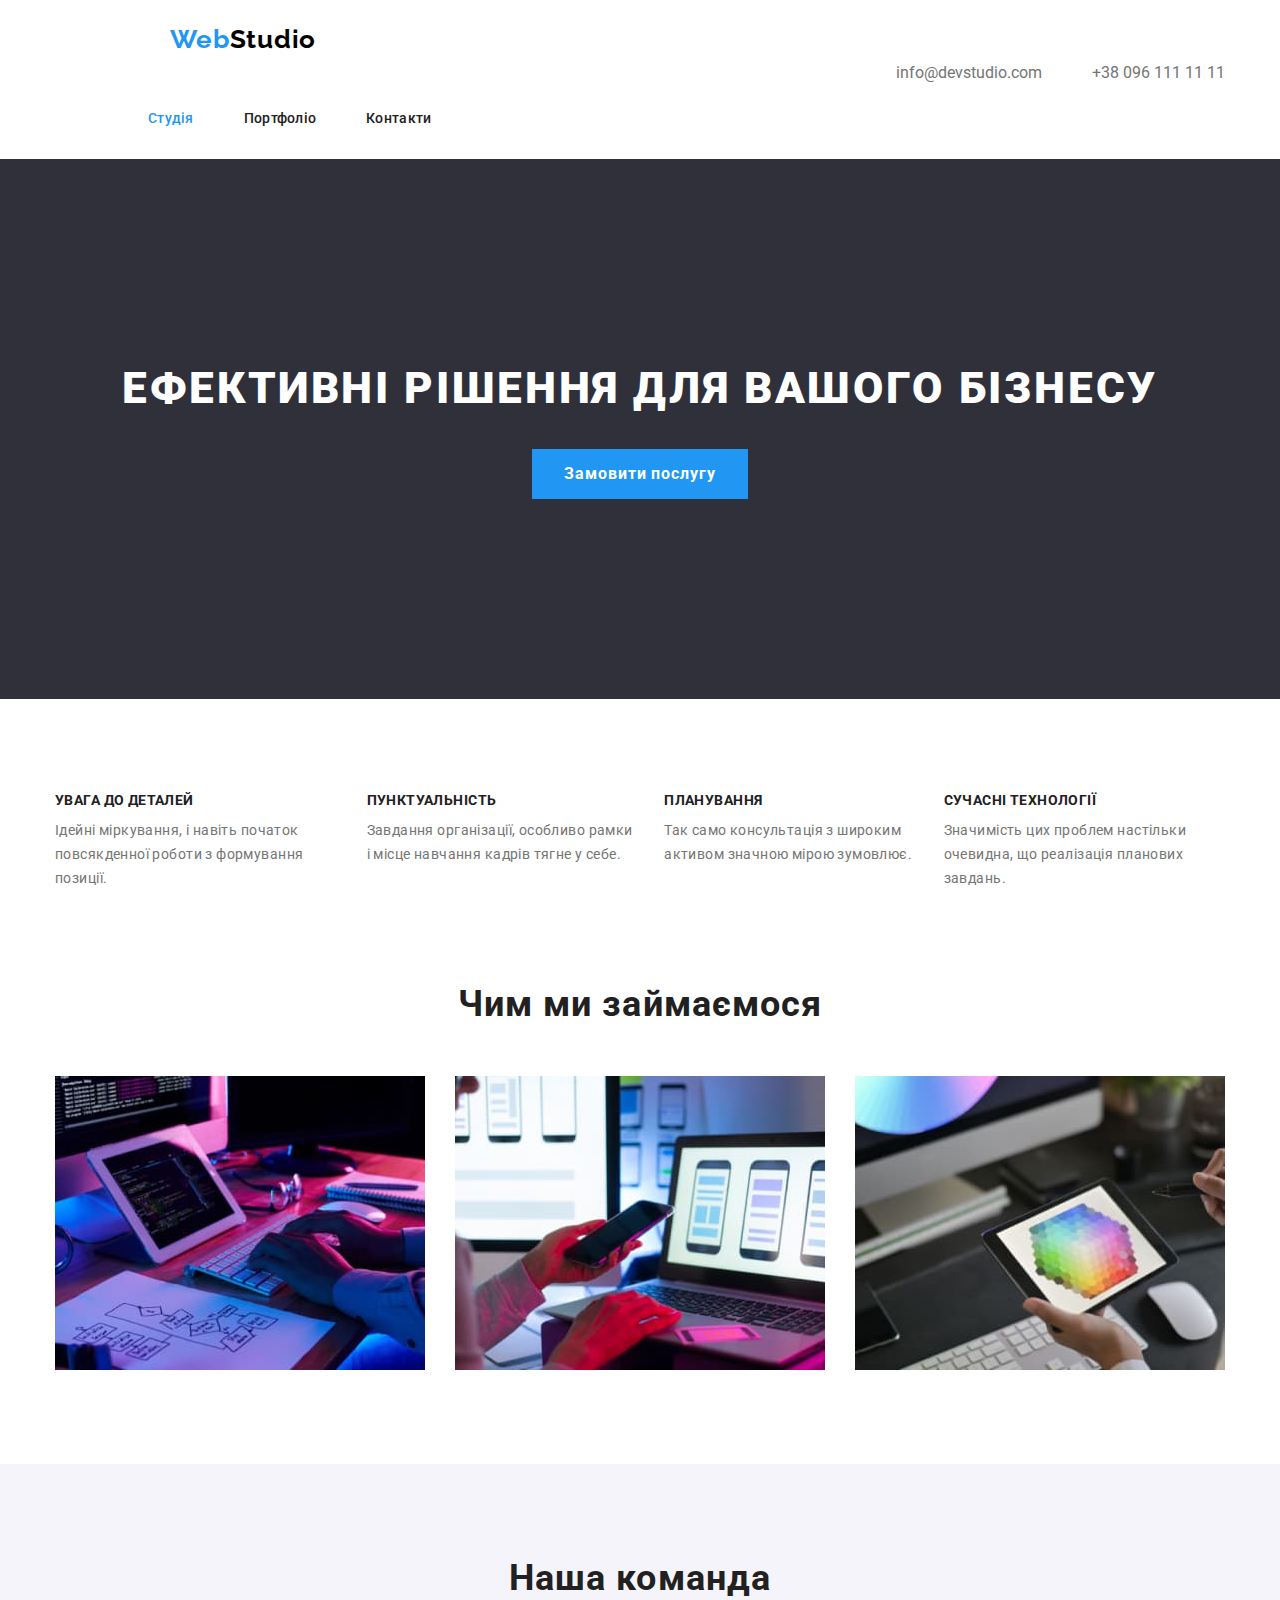
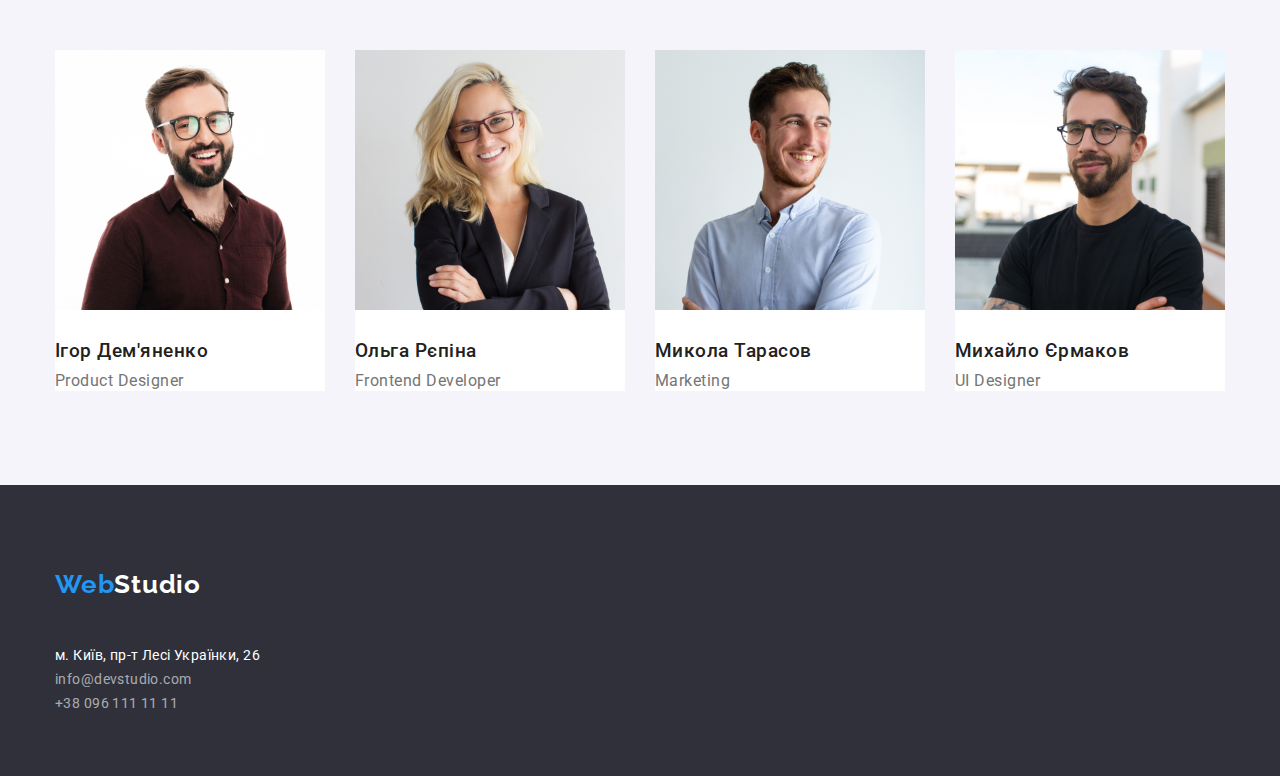
<file: index.html>
<!DOCTYPE html>
<html lang="uk">
  <head>
    <meta charset="UTF-8" />
    <meta http-equiv="X-UA-Compatible" content="IE=edge" />
    <meta name="viewport" content="width=device-width, initial-scale=1.0" />
    <meta name="description" content="The best WebStudio" />
    <title class="title">WebStudio</title>
    <!--Font styles-->
    <link rel="preconnect" href="https://fonts.googleapis.com" />
    <link rel="preconnect" href="https://fonts.gstatic.com" crossorigin />
    <link
      href="https://fonts.googleapis.com/css2?family=Raleway:wght@700&family=Roboto:wght@400;500;700;900&display=swap"
      rel="stylesheet"
    />
    <!--Modern normalize-->
    <link rel="stylesheet" href="./css/modern-normalize.css" />
    <!--Custom styles-->
    <link rel="stylesheet" href="./css/styles.css" />
  </head>
  <body class="page">
    <header class="page-header">
      <div class="container nav-position">
      <nav class="nav">
        <!-- nav-link-active  => nav-logo -->
        <a class="logo" href="./index.html"><span>Web</span>Studio</a>
        <ul class="list-nav list">
          <!-- активный линк как в макете -->
          <li class="item">
            <a class="link active-page" href="#">Студія</a>
          </li>
          <li class="item">
            <a class="link" href="./portfolio.html">Портфоліо</a>
          </li>
          <li class="item">
            <a class="link" href="#">Контакти</a>
          </li>
        </ul>
      </nav>

      <ul class="list-auth list">
        <li class="item">
          <a class="link" href="mailto:info@devstudio.com"
            >info@devstudio.com</a
          >
        </li>
        <li class="item">
          <a class="link" href="tel:+380961111111">+38 096 111 11 11</a>
        </li>
      </ul>
    </div>
    </header>
    <main>
      <!--Замовлення послуг-->
      <section class="hero">
        <h1 class="hero-title">Ефективні рішення для вашого бізнесу</h1>
        <button class="hero-button" type="button">Замовити послугу</button>
      </section>
      <!--Особливості-->
      <section class="section">
        <div class="container features">
        <h2 class="section-title visually-hidden">Наші особливості</h2>
        <ul class="features-list list">
          <li class="item">
            <h3 class="title">Увага до деталей</h3>
            <p class="text">
              Ідейні міркування, і навіть початок повсякденної роботи з
              формування позиції.
            </p>
          </li>
          <li class="item">
            <h3 class="title">Пунктуальність</h3>
            <p class="text">
              Завдання організації, особливо рамки і місце навчання кадрів тягне
              у себе.
            </p>
          </li>
          <li class="item">
            <h3 class="title">Планування</h3>
            <p class="text">
              Так само консультація з широким активом значною мірою зумовлює.
            </p>
          </li>
          <li class="item">
            <h3 class="title">Сучасні технології</h3>
            <p class="text">
              Значимість цих проблем настільки очевидна, що реалізація планових
              завдань.
            </p>
          </li>
        </ul>
      </div>
      </section>
      <!--Надання послуг-->
      <section class="section work">
        <div class="container">
        <h2 class="section-title">Чим ми займаємося</h2>
        <ul class="work-list list">
          <li class="item">
            <img
              class="img"
              src="./imgwork/img-1.jpg"
              alt="Розробка продукту"
              width="370"
              height="294"
            />
          </li>
          <li class="item">
            <img
              class="img"
              src="./imgwork/img-2.jpg"
              alt="Розробка Інтерфейсу"
              width="370"
              height="294"
            />
          </li>
          <li class="item">
            <img
              class="img"
              src="./imgwork/img-3.jpg"
              alt="Стилизація"
              width="370"
              height="294"
            />
          </li>
        </ul>
      </div>
      </section>
      <!--Співробітники-->
      <section class="section team">
        <div class="container">
        <h2 class="section-title">Наша команда</h2>
        <ul class="team-list list">
          <li class="item">
            <img
              class="img"
              src="./ourteam/img-1.jpg"
              alt="Співробітник"
              width="270"
              height="260"
            />
            <h3 class="title">Ігор Дем'яненко</h3>
            <p class="text">Product Designer</p>
          </li>
          <li class="item">
            <img
              class="img"
              src="./ourteam/img-2.jpg"
              alt="Співробітник"
              width="270"
              height="260"
            />
            <h3 class="title">Ольга Рєпіна</h3>
            <p class="text">Frontend Developer</p>
          </li>
          <li class="item">
            <img
              class="img"
              src="./ourteam/img-3.jpg"
              alt="Співробітник"
              width="270"
              height="260"
            />
            <h3 class="title">Микола Тарасов</h3>
            <p class="text">Marketing</p>
          </li>
          <li class="item">
            <img
              class="img"
              src="./ourteam/img-4.jpg"
              alt="Співробітник"
              width="270"
              height="260"
            />
            <h3 class="title">Михайло Єрмаков</h3>
            <p class="text">UI Designer</p>
          </li>
        </ul>
      </div>
      </section>
      <!--Контактні данні-->

      <footer class="footer">
        <div class="container">
        <a class="logo logo-footer link" href="./index.html"
          ><span>Web</span>Studio</a
        >
        <address class="address">
          <ul class="address-list list">
            <li class="item">
              <a
                class="link link-address"
                href="https://goo.gl/maps/GNWSCM9yFP9jynwZ7"
                target="_blank"
                rel="noopener noreferrel"
                >м. Київ, пр-т Лесі Українки, 26</a
              >
            </li>
            <li class="item">
              <a class="link" href="mailto:info@devstudio.com"
                >info@devstudio.com</a
              >
            </li>
            <li class="item">
              <a class="link" href="tel:+380961111111">+38 096 111 11 11</a>
            </li>
          </ul>
        </address>
      </div>
      </footer>
    </main>
  </body>
</html>
</file>
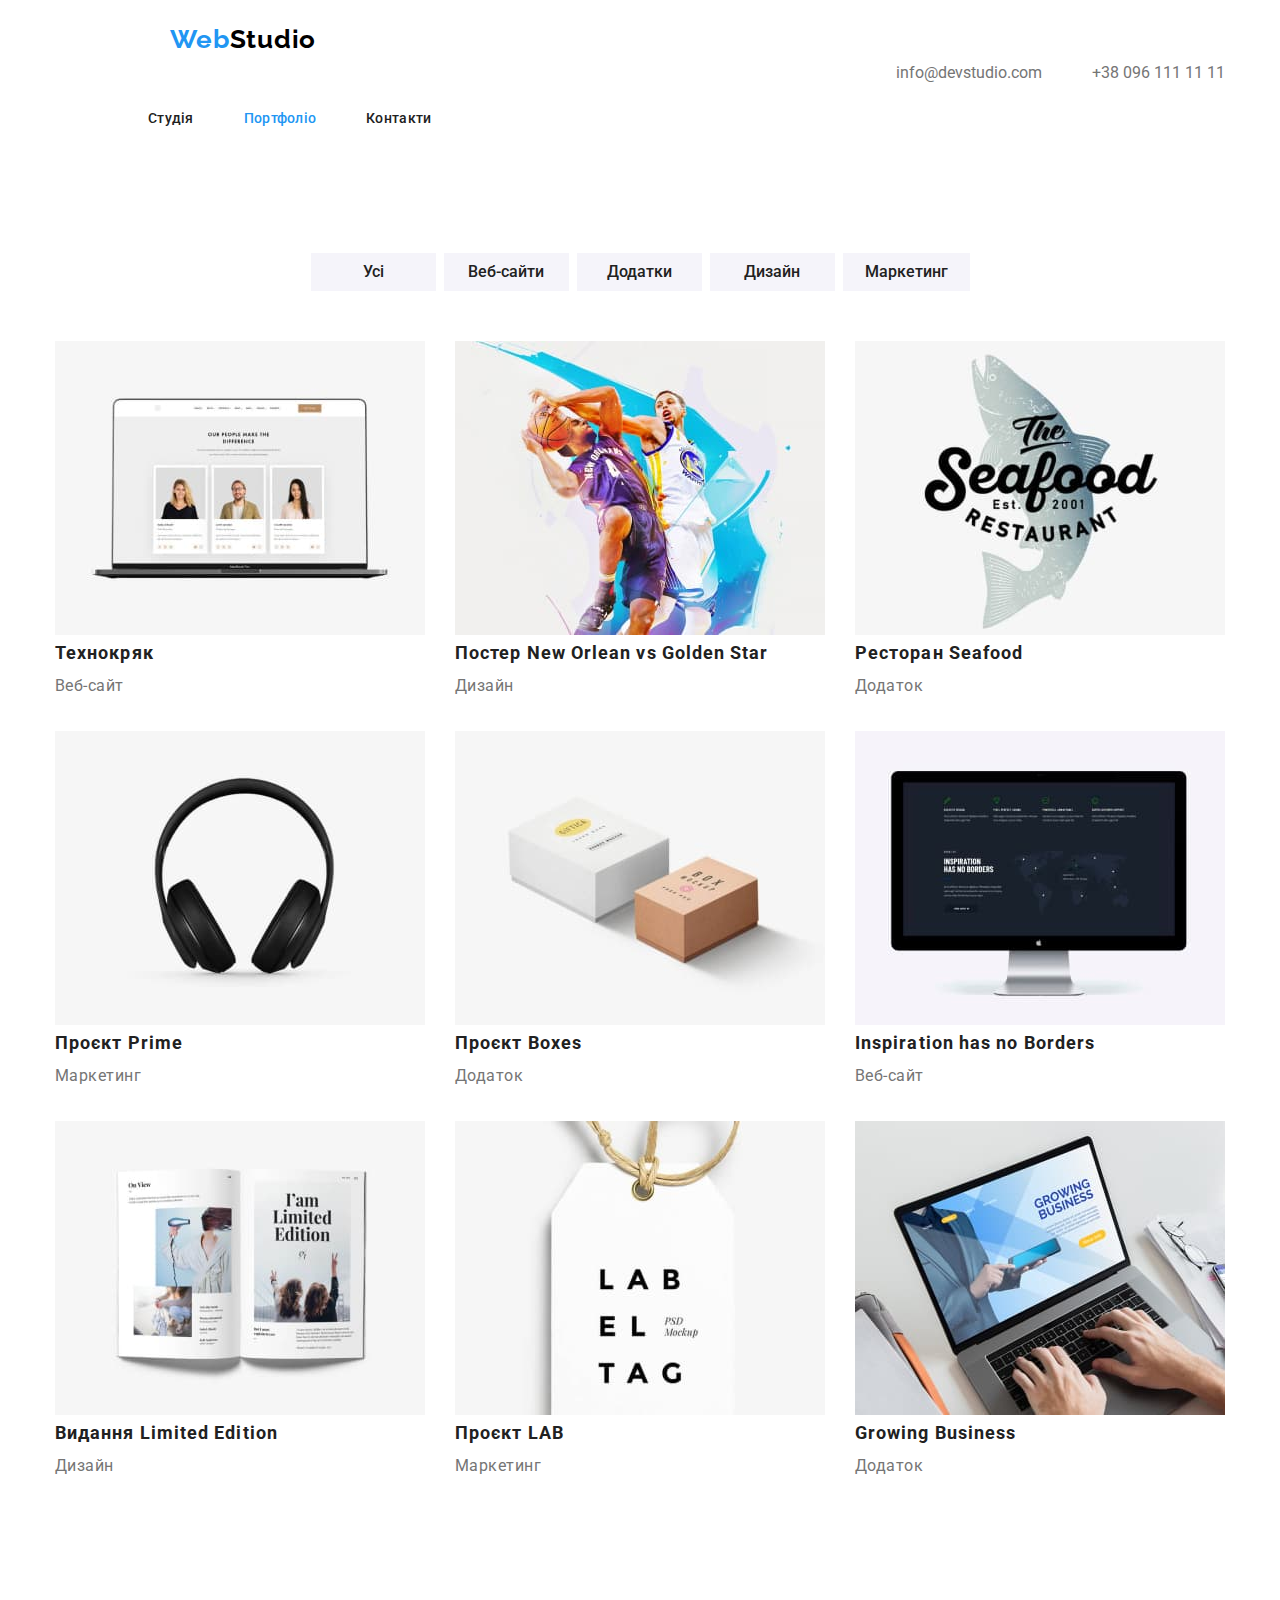
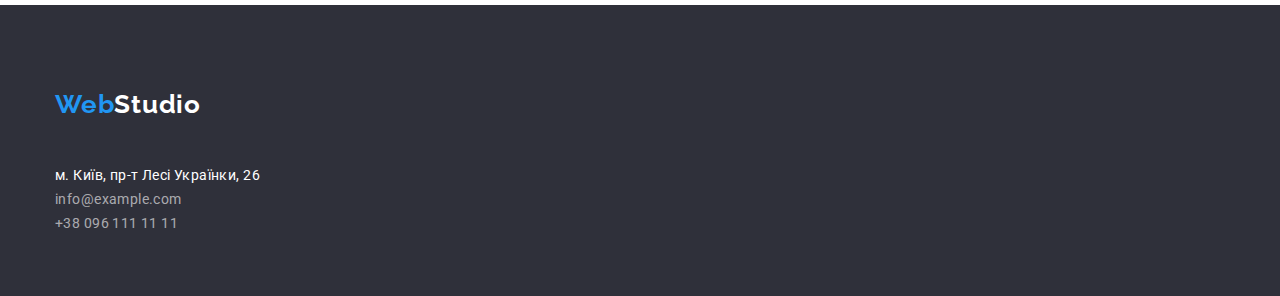
<file: portfolio.html>
<!DOCTYPE html>
<html lang="uk">
  <head>
    <meta charset="UTF-8" />
    <meta http-equiv="X-UA-Compatible" content="IE=edge" />
    <meta name="viewport" content="width=device-width, initial-scale=1.0" />
    <meta name="description" content="The best WebStudio" />
    <link rel="stylesheet" href="./css/styles.css" />
    <title class="title">WebStudio</title>
    <!--Font style-->
    <link rel="preconnect" href="https://fonts.googleapis.com">
    <link rel="preconnect" href="https://fonts.gstatic.com" crossorigin>
    <link href="https://fonts.googleapis.com/css2?family=Raleway:wght@700&family=Roboto:wght@400;500;700;900&display=swap" rel="stylesheet">
    <link rel="stylesheet" href="./css/modern-normalize.css">
    <!--Custom styles-->
    <link rel="stylesheet" href="./css/styles.css" />
  </head>
  <body>
    <header class="page-header">
      <div class="container nav-position">
      <nav class="nav">
        <a class="logo" href="./index.html"><span>Web</span>Studio</a>
        <ul class="list-nav list">
          <li class="item">
            <a class="link" href="./index.html">Студія</a>
        </li>
          <li class="item">
            <a class="link active-page" href="./portfolio.html">Портфоліо</a>
        </li>
          <li class="item">
            <a class="link" href="#">Контакти</a>
        </li>
        </ul>
      </nav>

      <ul class="list-auth list">
        <li class="item">
          <a class="link" href="mailto:info@devstudio.com"
            >info@devstudio.com</a
          >
        </li>
        <li class="item">
          <a class="link" href="tel:+380961111111"
            >+38 096 111 11 11</a
          >
        </li>
      </ul>
    </div>
    </header>

    <main class="portfolio">
      <!--Портфоліо-->
      <section>
        <h1 class="visually-hidden">Портфоліо</h1>
        <div class="container">
        <ul class="portfolio-btn list">
          <li class="item">
            <button class="btn" type="button">Усі</button>
          </li>
          <li class="item">
            <button class="btn" type="button">Веб-сайти</button>
          </li>
          <li class="item">
            <button class="btn" type="button">Додатки</button>
          </li>
          <li class="item">
            <button class="btn" type="button">Дизайн</button>
          </li>
          <li class="item">
            <button class="btn" type="button">Маркетинг</button>
          </li>
        </ul>
      
        <ul class="portfolio-list list">
          <li class="item">
            <img class="img"
              src="./imgitem/img-p1.jpg"
              alt="Проект"
              width="370"
              height="294"
            />
            <h2 class="title">Технокряк</h2>
            <p  class="text">Веб-сайт</p>
          </li>
          <li class="item">
            <img class="img"
              src="./imgitem/img-p2.jpg"
              alt="Проект"
              width="370"
              height="294"
            />
            <h2 class="title">Постер New Orlean vs Golden Star</h2>
            <p class="text">Дизайн</p>
          </li>
          <li class="item">
            <img class="img"
              src="./imgitem/img-p3.jpg"
              alt="Проект"
              width="370"
              height="294"
            />
            <h2 class="title">Ресторан Seafood</h2>
            <p class="text">Додаток</p>
          </li>
          <li class="item">
            <img class="img"
              src="./imgitem/img-p4.jpg"
              alt="Проект"
              width="370"
              height="294"
            />
            <h2 class="title">Проєкт Prime</h2>
            <p class="text">Маркетинг</p>
          </li>
          <li class="item">
            <img class="img"
              src="./imgitem/img-p5.jpg"
              alt="Проект"
              width="370"
              height="294"
            />
            <h2 class="title">Проєкт Boxes</h2>
            <p class="text">Додаток</p>
          </li>
          <li class="item">
            <img class="img"
              src="./imgitem/img-p6.jpg"
              alt="Проект"
              width="370"
              height="294"
            />
            <h2 class="title">Inspiration has no Borders</h2>
            <p class="text">Веб-сайт</p>
          </li>
          <li class="item">
            <img class="img"
              src="./imgitem/img-p7.jpg"
              alt="Проект"
              width="370"
              height="294"
            />
            <h2 class="title">Видання Limited Edition</h2>
            <p class="text">Дизайн</p>
          </li>
          <li class="item">
            <img class="img"
              src="./imgitem/img-p8.jpg"
              alt="Проект"
              width="370"
              height="294"
            />
            <h2 class="title">Проєкт LAB</h2>
            <p class="text">Маркетинг</p>
          </li>
          <li class="item">
            <img class="img"
              src="./imgitem/img-p9.jpg"
              alt="Проект"
              width="370"
              height="294"
            />
            <h2 class="title">Growing Business</h2>
            <p class="text">Додаток</p>
          </li>
        </ul>
      </div>
      </section>
    </main>
      <!--Контактні данні-->
      <footer class="footer">
        <div class="container">
        <a class="logo logo-footer link" href="./index.html"><span>Web</span>Studio</a>
        <address class="address">
          <ul class="address-list list">
            <li class="item">
              <a class="link link-address"
              href="https://goo.gl/maps/GNWSCM9yFP9jynwZ7" 
                        target="_blank" 
                        rel="noopener noreferrel">м. Київ, пр-т Лесі Українки, 26
                </a
              >
            </li>
            <li class="item">
                <a class="link" href="mailto:info@example.com">info@example.com</a>
            </li>
            <li class="item">
                <a class="link" href="tel:+380961111111">+38 096 111 11 11</a>
            </li>
          </ul>
        </address>
      </div>
      </footer>
  </body>
</html>
</file>
<file: css/styles.css>
*,
*::before,
*::after {
  box-sizing: border-box;
  /* не розумію для чого це!!! */
}

:root {
/*     text (додав зміни)*/
    --primary-font-family: Roboto, sans-serif;
    --secondary-font-family: Raleway, sans-serif;
    
/*     text color */
    --primary-text-color: #212121;
    --secondary-text-color: #757575;
    --accent-color-blue: #2196F3;
    --accent-color-white: #FFFFFF;
    --logo-color: #000000;
    
/*     bgc */
    --primary-bgc: #FFFFFF;
    --secondary-bgc: #F5F4FA;
    --hero-footer-bgc: #2F303A;
    --footer-link-color: rgba(255, 255, 255, 0.6);
    --bgc-btn-active: #188CE8;

/*     letter-spacing */
    --primary-letter-spacing: 0.03em;
    --secondary-letter-spacing: 0.02em;
    --hero-letter-spacing: 0.06em;


}

/* За замовчуванням вага шрифту абзаців,
 який встановлений в таблиці стилів браузера,
 дорівнює 400, а вага заголовків - 700. 
*/

/* Загальні */
body {
    color: var(--primary-text-color);
    background-color: var(--primary-bgc);

    font-family: var(--primary-font-family);
}

/* margin - зовнішній
padding - внутрішній */

h1,h2,h3,h4,h5,h6,p,ul {
    margin: 0;
    padding: 0;
}

body .link {
    text-decoration: none;
    /* підкреслення */

}

body .list {
    list-style: none;
    /* маркер */
}

.img {
    display: block;
    max-width: 100%;
    height: auto;
}
/* контейнер */
.container {
    width: 1200px;
    padding-right: 15px;
    padding-left: 15px;
    margin-right: auto;
    margin-left: auto;

    /* outline: 1px solid black; */
}

/* логотип шапки */
.logo {
    padding-bottom: 24px;
    padding-top: 24px;
    display: inline-block;

    color: var(--logo-color);
    text-decoration: none;
    font-family: Raleway, sans-serif;
    font-weight: 700;
    font-family: var(--secondary-font-family);
    font-size: 26px;
    line-height: 1.2;
    letter-spacing: var(--primary-letter-spacing);
}

.logo span {
    color: var(--accent-color-blue);
}

/* логотип футера */
.logo-footer {
    color: var(--accent-color-white);

    display: flex;
    margin-bottom: 20px;
}

.logo-footer span {
    color: var(--accent-color-blue);
}

/* шапка */
.nav-position {
    display: flex;
    text-align: center;
}


.list-nav {
    display: flex;
    margin-left: 93px;
}

.list-nav .item:not(:last-child) {
    margin-right: 50px;
}

.list-nav .link {
    color: var(--primary-text-color);
}

.list-auth {
    display: flex;
    margin-left: auto;
    margin-top: 32px;
}


.list-auth .item:not(:last-child) {
    margin-right: 50px;
}

.list-auth .link {
    padding-bottom: 32px;
    padding-top: 32px;
    display: inline-block;

    color: var(--secondary-text-color);
}

.nav .link {
    padding-bottom: 32px;
    padding-top: 32px;
    display: inline-block;

    font-weight: 500;
    font-size: 14px;
    line-height: 1.14;
    letter-spacing: var(--secondary-letter-spacing);
}

/* for example */
.link.active-page {
    color: var(--accent-color-blue);
}
/* -------------------------------- */

/* hover, focus for header */
.page-header .link:hover,
.page-header .link:focus {
    color: var(--accent-color-blue);
}

/* основна сторінка */

/* герой */  
.hero {
    background-color: var(--hero-footer-bgc);

    text-align: center;

    padding-top: 200px;
    padding-bottom: 200px;
}

.hero-title {
    color: var(--accent-color-white);

    font-weight: 900;
    font-size: 44px;
    line-height: 1.36;
    letter-spacing: var(--hero-letter-spacing);
    text-transform: uppercase;

    margin-bottom: 30px;
}

.hero-button {
    color: var(--accent-color-white);
    background-color: var(--accent-color-blue);

    font-family: inherit;
    font-weight: 700;
    font-size: 16px;
    line-height: 1.9;
    letter-spacing: var(--hero-letter-spacing);
    cursor: pointer;
    text-align: center;

    min-width: 216px;
    height: 50px;
    padding: 10px 32px;
    border: 0;
}

/* hover, focus for hero-button */
.hero-button:hover,
.hero-button:focus {
    background-color: var(--bgc-btn-active);
}

/* заголовки */
.visually-hidden {
    position: absolute;
    white-space: nowrap;
    width: 1px;
    height: 1px;
    overflow: hidden;
    border: 0;
    clip: rect(0 0 0 0);
    clip-path: inset(50%);
    margin: 1px;
}

.section-title {
    font-size: 36px;
    line-height: 1.16;
    letter-spacing: var(--primary-letter-spacing);
    text-align: center;

    margin-bottom: 50px;
}

/* текст "p" */
.text {
    color: var(--secondary-text-color);
}

/* Особливості */
.features {
    padding-top: 94px;
}

.features-list {
    display: flex;
    min-width: 270px;
}

.features-list .item:not(:last-child) {
    margin-right: 30px;
}

.features-list .title {
    font-size: 14px;
    line-height: 1.14;
    letter-spacing: var(--primary-letter-spacing);
    text-transform: uppercase;

    margin-bottom: 10px;
}

.features-list .text {
    font-size: 14px;
    line-height: 1.7;
    letter-spacing: var(--primary-letter-spacing);
}

/* Чим ми займаємося */
.work {
    padding-top: 94px;
    margin-bottom: 94px;
}

.work-list {
    display: flex;
}

.work-list .item:not(:last-child) {
    margin-right: 30px;
}

/* Наша команда  */
.team {
    padding-top: 94px;
    padding-bottom: 94px;

    background-color: var(--secondary-bgc);
}

.team-list {
    display: flex;
}

.team-list .item:not(:last-child) {
    margin-right: 30px;
}

.team-list {
    font-size: 16px;
    line-height: 1.18;
    letter-spacing: var(--primary-letter-spacing);
}

.team-list .item {
    background-color: var(--accent-color-white);
}

.team-list .img {
    margin-bottom: 30px;
}

.team-list .title {
    font-weight: 500;

    margin-bottom: 10px;
}

/* Підвал */
.footer {
    background-color: var(--hero-footer-bgc);

    padding-top: 60px;
    padding-bottom: 60px;
}

.address-list {
    font-style: normal;
    font-size: 14px;
    line-height: 1.714;
    letter-spacing: var(--primary-letter-spacing);
}

.address .link {
    color: var(--footer-link-color);
}

.address .link-address {
    color: var(--accent-color-white);
}

.address-list .link:hover,
.address-list .link:focus {
    color: var(--accent-color-blue);
}

/* Портфоліо */

.portfolio {
    --portfolio-btn-bgc-active: #2196F3;
    --portfolio-btn-color-activ: #FFFFFF;

    --portfolio-primary-latter-spacing: 0.03em;
    --portfolio-secondary-latter-spacing: 0.06em
}

.portfolio {
    margin-top: 94px;
    margin-bottom: 94px;
}

/* кнопки */
.portfolio-btn {
    display: flex;
    justify-content: center;
}

.portfolio-btn .item:not(:last-child) {
    margin-right: 8px;
}

.btn {
    color: var(--primary-text-color);
    background-color: var(--secondary-bgc);
    
/*   додав font-family   */
    font-family: inherit;   
    font-weight: 500;
    font-size: 16px;
    line-height: 1.6;
    letter-spacing: var(--portfolio-primary-letter-spacing);
    cursor: pointer;
    background-color: var(--secondary-bgc #F5F4FA);

    min-width: 125px;
    height: 38px;
    padding: 6px 22px;
    border: 0;
}

.btn:hover,
.btn:focus {
    background-color: var(--portfolio-btn-bgc-active);
    color: var(--portfolio-btn-color-activ);
}

/* списки карток */
.portfolio-list .title {
    color: var(--primary-text-color);

    font-size: 18px;
    line-height: 2;
    letter-spacing: var(--portfolio-secondary-latter-spacing);
}

.portfolio-list {
    display: flex;
    flex-wrap: wrap;
    padding-top: 50px;
}

.portfolio-list .item {
    margin-right: 30px;
    margin-bottom: 30px;
}

.portfolio-list .item:nth-child(3n) {
    margin-right: 0;
}

.portfolio-list .item::nth-last-child(-n + 3) {
    margin-bottom: 0;
}

.under-picture {
    padding: 20px 24px;

    border-left: 1px solid rgba(75, 75, 75, 0.1);
    border-right: 1px solid rgba(75, 75, 75, 0.1);
    border-bottom: 1px solid rgba(75, 75, 75, 0.1);
    /* border: 1px solid rgba(75, 75, 75, 0.1); */
}

/* .under-picture {
    border-top: 0;
} */

.portfolio-list .text {
    color: var(--secondary-text-color);

    font-size: 16px;
    line-height: 1.87;
    letter-spacing: var(--portfolio-primary-latter-spacing);
}
</file>
